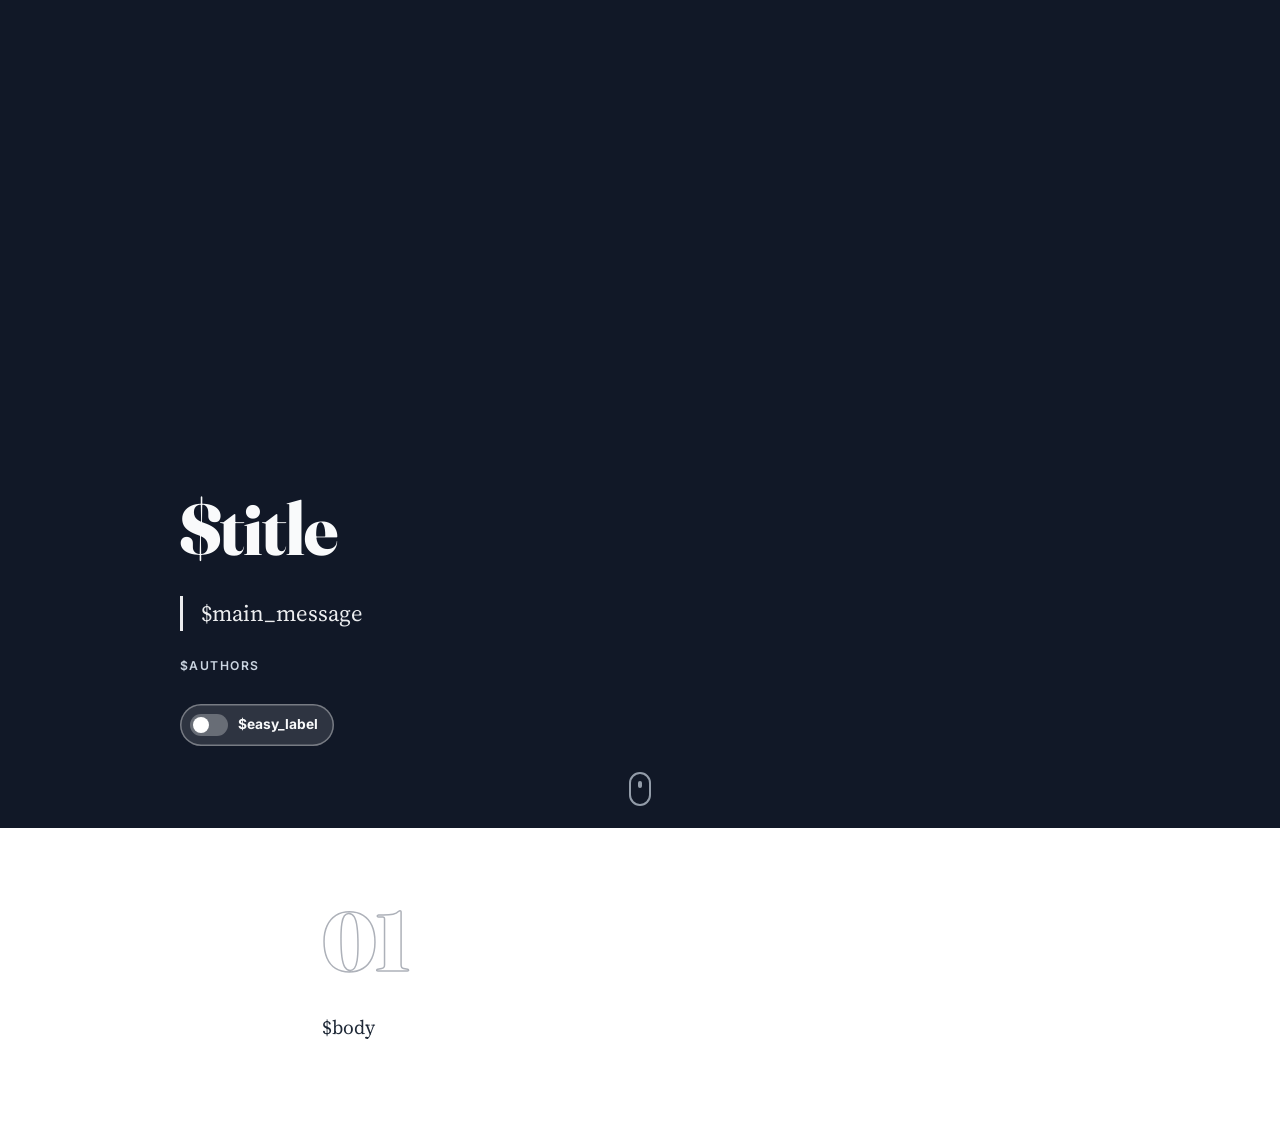
<file: archive/story/template.html>
<!doctype html>
<html lang="$lang" data-mode="full">
<head>
<meta charset="utf-8">
<meta name="viewport" content="width=device-width, initial-scale=1, viewport-fit=cover">
<title>$title</title>
<meta name="description" content="$main_message">
<meta name="theme-color" content="#1F2937">
<link rel="preconnect" href="https://fonts.googleapis.com">
<link rel="preconnect" href="https://fonts.gstatic.com" crossorigin>
<link rel="stylesheet" href="https://fonts.googleapis.com/css2?family=Fraunces:opsz,wght@9..144,600;9..144,800&family=Inter:wght@400;600;700&family=Nunito:wght@400;700;800&family=Source+Serif+4:ital,opsz,wght@0,8..60,400;0,8..60,600;1,8..60,400&display=swap">
<style>
/* =============================================================================
   Layout only. Every visible word comes from story/content.md (the group's text).
   Full mode colors follow storyboard §2 (ink #1F2937, grey #6B7280, gridlines #E5E7EB);
   orange stays reserved for "stronger quakes" inside the figures.
   "explain easier" mode swaps the page chrome to a pastel theme; the figures are unchanged PNGs.
   ============================================================================= */
:root {
  --bg: #FFFFFF; --ink: #1F2937; --muted: #6B7280; --rule: #E5E7EB; --panel: #F5F6F8; --card: #FFFFFF;
  --hero-bg: #111827; --hero-ink: #F9FAFB; --hero-muted: #CBD5E1; --ring: rgba(255, 255, 255, 0.16);
  --accent: #1F2937; --accent-ink: #FFFFFF; --shadow: 0 1px 2px rgba(17, 24, 39, 0.06), 0 12px 32px rgba(17, 24, 39, 0.08);
  --display: "Fraunces", "Iowan Old Style", Georgia, serif;
  --serif: "Source Serif 4", "Iowan Old Style", "Charter", Georgia, serif;
  --sans: "Inter", -apple-system, BlinkMacSystemFont, "Segoe UI", Roboto, Arial, sans-serif;
  --radius: 14px; --text: 680px; --wide: 920px;
}
html[data-mode="easy"] {
  --bg: #FFF6FA; --ink: #4A1D3F; --muted: #8E5A7E; --rule: #F7D6E7; --panel: #FFE9F3; --card: #FFFFFF;
  --hero-bg: linear-gradient(135deg, #FFD3E6 0%, #F5D0FE 55%, #E9D5FF 100%); --hero-ink: #4A1D3F; --hero-muted: #7A3E6A;
  --ring: rgba(236, 72, 153, 0.28); --accent: #EC4899; --accent-ink: #FFFFFF;
  --shadow: 0 2px 4px rgba(236, 72, 153, 0.10), 0 16px 36px rgba(168, 85, 247, 0.14);
  --display: "Nunito", ui-rounded, "SF Pro Rounded", system-ui, sans-serif;
  --serif: "Nunito", ui-rounded, system-ui, sans-serif;
  --sans: "Nunito", ui-rounded, system-ui, sans-serif;
  --radius: 24px;
}
* { box-sizing: border-box; }
html { scroll-behavior: smooth; }
body { margin: 0; background: var(--bg); color: var(--ink); font: 19.5px/1.75 var(--serif);
       -webkit-font-smoothing: antialiased; text-rendering: optimizeLegibility;
       transition: background-color 450ms ease, color 450ms ease; }
::selection { background: rgba(31, 41, 55, 0.15); }
html[data-mode="easy"] ::selection { background: rgba(236, 72, 153, 0.25); }

/* ---------- hero ---------- */
.hero { position: relative; min-height: 92vh; min-height: 92svh; display: flex; align-items: flex-end; overflow: hidden;
        background: var(--hero-bg); color: var(--hero-ink); padding: 0 24px 9vh; }
.hero-inner { position: relative; z-index: 2; width: 100%; max-width: var(--wide); margin: 0 auto; }
.hero h1 { font: 800 clamp(2.4rem, 6.2vw, 4.6rem)/1.04 var(--display); letter-spacing: -0.02em; margin: 0 0 28px; max-width: 15ch;
           font-variation-settings: "opsz" 144; }
.hero .main-message { font: 400 clamp(1.08rem, 1.9vw, 1.42rem)/1.55 var(--serif); color: var(--hero-ink); max-width: 46ch;
                      margin: 0 0 26px; padding-left: 18px; border-left: 3px solid currentColor; opacity: 0.94; }
.hero .byline { font: 600 0.76rem/1.4 var(--sans); letter-spacing: 0.12em; text-transform: uppercase; color: var(--hero-muted); margin: 0 0 30px; }
.rings { position: absolute; right: -14vmax; top: -10vmax; width: 70vmax; height: 70vmax; z-index: 1; pointer-events: none; }
.rings span { position: absolute; inset: 0; border-radius: 50%; border: 1.5px solid var(--ring); transform: scale(0.15); opacity: 0;
              animation: ripple 7.5s cubic-bezier(0.2, 0.6, 0.3, 1) infinite; }
.rings span:nth-child(2) { animation-delay: 1.9s; } .rings span:nth-child(3) { animation-delay: 3.8s; } .rings span:nth-child(4) { animation-delay: 5.7s; }
@keyframes ripple { 0% { transform: scale(0.15); opacity: 0; } 12% { opacity: 1; } 100% { transform: scale(1); opacity: 0; } }
.cue { position: absolute; left: 50%; bottom: 22px; z-index: 2; width: 22px; height: 34px; margin-left: -11px;
       border: 2px solid var(--hero-muted); border-radius: 12px; opacity: 0.7; }
.cue::after { content: ""; position: absolute; left: 50%; top: 7px; width: 4px; height: 7px; margin-left: -2px;
              border-radius: 2px; background: var(--hero-muted); animation: cue 1.8s ease-in-out infinite; }
@keyframes cue { 0%, 100% { transform: translateY(0); opacity: 1; } 60% { transform: translateY(10px); opacity: 0; } }

/* ---------- mode toggle ---------- */
.toggle { display: none; align-items: center; gap: 10px; border: 0; cursor: pointer; font: 700 0.86rem/1 var(--sans); white-space: nowrap; flex-shrink: 0;
          padding: 10px 16px 10px 10px; border-radius: 999px; background: rgba(255, 255, 255, 0.12); color: var(--hero-ink);
          box-shadow: inset 0 0 0 1.5px rgba(255, 255, 255, 0.35); transition: transform 160ms ease, background 300ms ease; }
html.js .toggle { display: inline-flex; }
.toggle:hover { transform: translateY(-1px); }
.toggle:focus-visible { outline: 3px solid var(--accent); outline-offset: 3px; }
.toggle .knob { position: relative; width: 38px; height: 22px; border-radius: 999px; background: rgba(255, 255, 255, 0.28); transition: background 300ms ease; }
.toggle .knob::after { content: ""; position: absolute; top: 3px; left: 3px; width: 16px; height: 16px; border-radius: 50%; background: #fff;
                       transition: transform 300ms cubic-bezier(0.3, 1.4, 0.5, 1); }
.toggle[aria-pressed="true"] .knob { background: var(--accent); }
.toggle[aria-pressed="true"] .knob::after { transform: translateX(16px); }
html[data-mode="easy"] .hero .toggle { background: rgba(255, 255, 255, 0.7); box-shadow: inset 0 0 0 1.5px rgba(236, 72, 153, 0.45); }
.topbar .toggle { color: var(--ink); background: var(--panel); box-shadow: inset 0 0 0 1px var(--rule); padding: 7px 12px 7px 7px; font-size: 0.78rem; }
.topbar .toggle .knob { background: var(--rule); width: 32px; height: 18px; }
.topbar .toggle .knob::after { width: 12px; height: 12px; }
.topbar .toggle[aria-pressed="true"] .knob { background: var(--accent); }
.topbar .toggle[aria-pressed="true"] .knob::after { transform: translateX(14px); }

/* ---------- top bar + progress ---------- */
.topbar { position: fixed; top: 0; left: 0; right: 0; z-index: 20; display: flex; align-items: center; justify-content: space-between; gap: 16px;
          padding: 10px 20px; background: color-mix(in srgb, var(--bg) 86%, transparent); backdrop-filter: saturate(1.4) blur(12px);
          -webkit-backdrop-filter: saturate(1.4) blur(12px); border-bottom: 1px solid var(--rule);
          transform: translateY(-110%); transition: transform 320ms ease, background 450ms ease; }
.topbar.show { transform: none; }
.topbar a.home { font: 700 0.92rem/1.25 var(--display); color: var(--ink); text-decoration: none; white-space: nowrap; overflow: hidden; text-overflow: ellipsis; }
.bar { position: absolute; left: 0; bottom: -1px; height: 3px; width: 0; background: var(--accent); transition: width 90ms linear; }

/* ---------- side navigation ---------- */
.dots { position: fixed; right: 18px; top: 50%; transform: translateY(-50%); z-index: 15; display: none; flex-direction: column; gap: 14px;
        opacity: 0; transition: opacity 300ms ease; }
.dots.show { opacity: 1; }
@media (min-width: 1100px) { html.js .dots { display: flex; } }
.dots a { position: relative; display: block; width: 11px; height: 11px; border-radius: 50%; background: var(--rule);
          box-shadow: inset 0 0 0 1.5px var(--muted); transition: transform 200ms ease, background 200ms ease; }
.dots a:hover, .dots a.active { background: var(--accent); box-shadow: none; transform: scale(1.35); }
.dots a::after { content: attr(data-label); position: absolute; right: 22px; top: 50%; transform: translateY(-50%); white-space: nowrap;
                 font: 600 0.72rem/1 var(--sans); color: var(--ink); background: var(--card); padding: 5px 8px; border-radius: 6px;
                 box-shadow: var(--shadow); opacity: 0; pointer-events: none; transition: opacity 160ms ease; }
.dots a:hover::after, .dots a:focus-visible::after { opacity: 1; }

/* ---------- article ---------- */
main { max-width: var(--text); margin: 0 auto; padding: 72px 22px 96px; counter-reset: chap 1; }
main::before { content: "01"; }
main::before, main > hr::before { display: block; font: 800 clamp(3.2rem, 8vw, 5.2rem)/1 var(--display); letter-spacing: -0.03em;
                                  color: transparent; -webkit-text-stroke: 1.5px var(--muted); margin: 0 0 28px; opacity: 0.55; }
main > hr { border: 0; margin: 4.2em 0 0; counter-increment: chap; }
main > hr::before { content: counter(chap, decimal-leading-zero); }
main > p { margin: 0 0 1.15em; }
main > p:first-of-type::first-letter { float: left; font: 800 3.7em/0.8 var(--display); padding: 0.07em 0.1em 0 0; }
main h2 { font: 800 1.6rem/1.2 var(--display); margin: 2.4em 0 0.6em; }
main h3 { font: 700 1.2rem/1.3 var(--display); margin: 2em 0 0.5em; }
main a { color: var(--ink); text-decoration-thickness: 1px; text-underline-offset: 3px; }
main ol, main ul { padding-left: 1.4em; }

/* figure cards (wider than the text column on desktop) */
figure { margin: 2.8em 0; background: var(--card); border-radius: var(--radius); box-shadow: var(--shadow); padding: 14px;
         transition: transform 260ms ease, box-shadow 260ms ease, border-radius 450ms ease; }
@media (min-width: 960px) { figure { margin-left: calc((var(--text) - var(--wide)) / 2); margin-right: calc((var(--text) - var(--wide)) / 2); padding: 18px; } }
figure:hover { transform: translateY(-3px); }
figure a { display: block; cursor: zoom-in; border-radius: calc(var(--radius) - 6px); overflow: hidden; }
figure img { display: block; width: 100%; height: auto; }
.fig-num { display: inline-block; font: 700 0.7rem/1 var(--sans); letter-spacing: 0.12em; text-transform: uppercase; color: var(--muted);
           background: var(--panel); padding: 6px 10px; border-radius: 999px; margin: 0 0 12px; }
.fig-title { font: 700 1.1rem/1.35 var(--sans); margin: 0 0 12px; }
figcaption { font: 0.88rem/1.5 var(--sans); color: var(--muted); margin-top: 10px; }

/* checklist box */
section.box { position: relative; background: var(--card); border-radius: var(--radius); box-shadow: var(--shadow);
              padding: 26px 28px 14px; margin: 2.8em 0; font: 1rem/1.62 var(--sans); border-top: 5px solid var(--ink); }
html[data-mode="easy"] section.box { border-top-color: var(--accent); }
section.box > p:first-child { font: 800 1.2rem/1.3 var(--display); margin: 0 0 14px; }
section.box ol { list-style: none; counter-reset: step; padding: 0; margin: 0; }
section.box li { counter-increment: step; position: relative; padding: 0 0 14px 44px; }
section.box li::before { content: counter(step); position: absolute; left: 0; top: -1px; width: 30px; height: 30px; border-radius: 50%;
                         background: var(--ink); color: var(--bg); font: 700 0.85rem/30px var(--sans); text-align: center; }
html[data-mode="easy"] section.box li::before { background: var(--accent); color: #fff; }

/* appendix */
section.sources, section.limitations { font: 0.86rem/1.62 var(--sans); margin: 2.4em 0; padding: 22px 24px; border-radius: var(--radius); background: var(--panel); }
section.sources { overflow-wrap: anywhere; }
section.sources ol { padding-left: 1.6em; }
section.discarded > p { font: 0.98rem/1.62 var(--sans); }
.table-wrap { overflow-x: auto; }
table { border-collapse: collapse; width: 100%; font: 0.82rem/1.5 var(--sans); }
th, td { text-align: left; vertical-align: top; padding: 9px 12px 9px 0; border-bottom: 1px solid var(--rule); }
th { border-bottom: 1.5px solid var(--ink); }

/* ---------- "explain easier" cards ---------- */
section.easy { display: none; }
html[data-mode="easy"] section.easy { display: block; position: relative; margin: 2.6em 0 -1em; padding: 26px 28px 26px 86px;
  border-radius: var(--radius); background: linear-gradient(135deg, #FFE1EF 0%, #F3E8FF 100%); box-shadow: var(--shadow);
  font: 800 clamp(1.18rem, 2.4vw, 1.45rem)/1.45 var(--display); color: var(--ink); }
html[data-mode="easy"] section.easy::before { content: ""; position: absolute; left: 24px; top: 26px; width: 40px; height: 40px; border-radius: 50%;
  background: radial-gradient(circle at 35% 35%, #fff 0 18%, transparent 19%), linear-gradient(135deg, #F472B6, #A855F7);
  box-shadow: 0 6px 14px rgba(236, 72, 153, 0.35); }
html[data-mode="easy"] section.easy p { margin: 0 0 0.5em; }
html[data-mode="easy"] section.easy p:last-child { margin-bottom: 0; }
html[data-mode="easy"] main > hr::before, html[data-mode="easy"] main::before { -webkit-text-stroke: 0; color: #F9A8D4; opacity: 1; }

/* ---------- ELI5 building blocks ("explain easier" only; words and numbers come from content.md) ---------- */
html[data-mode="easy"] section.eli5-wrap { padding: 28px 30px; margin: 1.4em 0 -0.6em; font: inherit; }
html[data-mode="easy"] section.eli5-wrap::before { display: none; }
.eli5-big { font: 800 clamp(3.2rem, 10vw, 5.4rem)/0.95 var(--display); letter-spacing: -0.02em; color: var(--ink); margin: 0 0 12px; }
.eli5-text { font: 700 clamp(1.05rem, 2.2vw, 1.25rem)/1.45 var(--display); color: var(--ink); margin: 16px 0 0; }
.eli5-row { display: grid; grid-template-columns: minmax(84px, 32%) 1fr auto; gap: 14px; align-items: center; margin: 0 0 14px; }
.eli5-label { font: 700 0.95rem/1.3 var(--sans); color: var(--ink); }
.eli5-track { height: 28px; background: rgba(255, 255, 255, 0.75); border-radius: 999px; overflow: hidden; box-shadow: inset 0 0 0 1px var(--rule); }
.eli5-bar { display: block; height: 100%; border-radius: 999px; transition: width 1100ms cubic-bezier(0.2, 0.7, 0.2, 1); }
.eli5-val { font: 800 1.25rem/1 var(--display); color: var(--ink); min-width: 3.5ch; text-align: right; }
.eli5-grid { display: grid; gap: 6px; max-width: 540px; }
.eli5-grid i { display: block; aspect-ratio: 1; border-radius: 50%; background: #B8BEC6;
               transition: transform 500ms cubic-bezier(0.3, 1.4, 0.5, 1); }
html.js section.eli5-wrap.reveal:not(.in) .eli5-bar { width: 0 !important; }
html.js section.eli5-wrap.reveal:not(.in) .eli5-grid i { transform: scale(0); }
@media (max-width: 600px) { .eli5-row { grid-template-columns: 1fr auto; } .eli5-track { grid-column: 1 / -1; grid-row: 2; height: 22px; } .eli5-grid { gap: 4px; } }

/* ---------- swap: in "explain easier" mode a chart with a block is replaced by it (docs/easy-version.md rule 1) ---------- */
.slot { scroll-margin-top: 76px; }
html[data-mode="easy"] figure.has-easy { display: none; }
html[data-mode="easy"] .slot section.eli5-wrap { margin: 2.6em 0; }
html[data-mode="easy"] .slot section.eli5-wrap .fig-num { background: rgba(255, 255, 255, 0.75); margin-bottom: 16px; }
.tone-small .eli5-val, .tone-small .eli5-label { color: #6B7280; }
.hero .easy-intro { display: none; }
html[data-mode="easy"] .hero .easy-intro { display: block; max-width: 52ch; margin: -6px 0 26px; padding: 16px 20px; border-radius: 18px;
  background: rgba(255, 255, 255, 0.72); box-shadow: 0 8px 24px rgba(168, 85, 247, 0.16); font: 700 clamp(1rem, 1.7vw, 1.15rem)/1.55 var(--sans); color: var(--ink); }

/* ---------- reveal on scroll ---------- */
html.js .reveal { opacity: 0; transform: translateY(22px); transition: opacity 700ms ease, transform 700ms cubic-bezier(0.2, 0.7, 0.2, 1); }
html.js .reveal.in { opacity: 1; transform: none; }
html.js main > hr.reveal::before { transform: translateX(-18px); transition: transform 900ms cubic-bezier(0.2, 0.7, 0.2, 1); }
html.js main > hr.reveal.in::before { transform: none; }

/* ---------- zoom ---------- */
.lb { position: fixed; inset: 0; z-index: 40; display: none; overflow: auto; -webkit-overflow-scrolling: touch;
      background: color-mix(in srgb, var(--bg) 94%, transparent); backdrop-filter: blur(6px); -webkit-backdrop-filter: blur(6px); cursor: zoom-out; }
.lb.open { display: block; }
.lb img { display: block; margin: 5vh auto; max-width: 94vw; max-height: 90vh; border-radius: 10px; box-shadow: var(--shadow); background: #fff; }
.lb button { position: fixed; top: 12px; right: 14px; width: 44px; height: 44px; border: 0; border-radius: 50%; background: var(--ink); color: var(--bg);
             font: 1.5rem/44px var(--sans); cursor: pointer; z-index: 41; }
@media (max-width: 700px) { .lb img { max-width: none; max-height: none; width: 1100px; margin: 66px 16px 24px; } }

/* ---------- small screens ---------- */
@media (max-width: 600px) {
  body { font-size: 17.5px; }
  .hero { min-height: 88vh; min-height: 88svh; padding: 0 18px 12vh; }
  .rings { right: -40vmax; top: -18vmax; width: 110vmax; height: 110vmax; }
  main { padding: 56px 18px 80px; }
  figure { padding: 10px; margin-left: -6px; margin-right: -6px; }
  html[data-mode="easy"] section.easy { padding: 76px 22px 22px; }
  html[data-mode="easy"] section.easy::before { left: 22px; top: 22px; }
  html[data-mode="easy"] section.eli5-wrap { padding: 22px; }
  .topbar { padding: 8px 14px; }
  .topbar a.home { font-size: 0.82rem; }
}

/* ---------- reduced motion ---------- */
@media (prefers-reduced-motion: reduce) {
  html { scroll-behavior: auto; }
  .rings span, .cue::after { animation: none; }
  .rings span:first-child { transform: scale(0.7); opacity: 1; }
  html.js .reveal, html.js main > hr.reveal::before { opacity: 1; transform: none; transition: none; }
  body, figure, .topbar, .toggle .knob::after { transition: none; }
  ::view-transition-old(root), ::view-transition-new(root) { animation: none; }
}

/* ---------- print ---------- */
@media print {
  .topbar, .dots, .lb, .cue, .rings, .toggle { display: none !important; }
  .hero { min-height: 0; background: none !important; color: #000; padding: 0 0 12pt; }
  .hero .main-message, .hero .byline { color: #000; }
  body { font-size: 11pt; background: #fff; color: #000; }
  main { padding: 0; max-width: none; }
  main::before, main > hr::before { font-size: 24pt; margin-bottom: 8pt; }
  figure { box-shadow: none; margin: 12pt 0 !important; padding: 0; break-inside: avoid; transform: none !important; }
  section.easy { display: none !important; }
  section.box, section.sources, section.limitations, table { break-inside: avoid; box-shadow: none; }
  html.js .reveal { opacity: 1 !important; transform: none !important; }
}
</style>
<script>
  // Set the mode before first paint: ?mode=easy / #easy or ?mode=full in the URL, else the reader's last choice.
  (function () {
    var root = document.documentElement, mode = "full";
    try {
      if (/[?&]mode=easy\b/.test(location.search) || location.hash === "#easy") mode = "easy";
      else if (/[?&]mode=full\b/.test(location.search)) mode = "full";
      else if (localStorage.getItem("story-mode") === "easy") mode = "easy";
    } catch (e) {}
    root.setAttribute("data-mode", mode);
    root.classList.add("js");
  })();
</script>
</head>
<body>
<div class="topbar" aria-hidden="true">
  <a class="home" href="#top" tabindex="-1">$title</a>
  <button class="toggle" type="button" aria-pressed="false" tabindex="-1"><span class="knob" aria-hidden="true"></span>$easy_label</button>
  <div class="bar"></div>
</div>
<nav class="dots" aria-label="$title"></nav>

<header class="hero" id="top">
  <div class="rings" aria-hidden="true"><span></span><span></span><span></span><span></span></div>
  <div class="hero-inner">
    <h1>$title</h1>
    <p class="main-message">$main_message</p>
    <p class="easy-intro">$easy_intro</p>
    <p class="byline">$authors</p>
    <button class="toggle" type="button" aria-pressed="false"><span class="knob" aria-hidden="true"></span>$easy_label</button>
  </div>
  <div class="cue" aria-hidden="true"></div>
</header>

<main id="story">
$body
</main>

<div class="lb" role="dialog" aria-modal="true" aria-label="$title">
  <button type="button" aria-label="&times;">&times;</button>
  <img alt="">
</div>

<script>
(function () {
  var root = document.documentElement;
  var reduce = window.matchMedia && window.matchMedia("(prefers-reduced-motion: reduce)").matches;

  /* ---- mode toggle ("explain easier") ---- */
  var toggles = document.querySelectorAll(".toggle");
  function sync() {
    var easy = root.getAttribute("data-mode") === "easy";
    toggles.forEach(function (b) { b.setAttribute("aria-pressed", easy ? "true" : "false"); });
    var meta = document.querySelector('meta[name="theme-color"]');
    if (meta) meta.setAttribute("content", easy ? "#FFD3E6" : "#1F2937");
  }
  function setMode(mode) {
    var apply = function () { root.setAttribute("data-mode", mode); sync(); };
    if (document.startViewTransition && !reduce) document.startViewTransition(apply); else apply();
    try { localStorage.setItem("story-mode", mode); } catch (e) {}
  }
  toggles.forEach(function (b) {
    b.addEventListener("click", function () { setMode(root.getAttribute("data-mode") === "easy" ? "full" : "easy"); });
  });
  sync();

  /* ---- top bar, progress, side dots ---- */
  var hero = document.querySelector(".hero"), topbar = document.querySelector(".topbar"), bar = topbar.querySelector(".bar");
  var dotsNav = document.querySelector(".dots"), figs = Array.prototype.slice.call(document.querySelectorAll("main .slot[id]"));
  figs.forEach(function (f) {
    var a = document.createElement("a");
    a.href = "#" + f.id; a.setAttribute("data-label", f.getAttribute("data-label") || "");
    a.setAttribute("aria-label", f.getAttribute("data-label") || f.id);
    dotsNav.appendChild(a);
  });
  var dotLinks = dotsNav.querySelectorAll("a");
  function onScroll() {
    var h = root.scrollHeight - root.clientHeight, y = window.scrollY || root.scrollTop;
    bar.style.width = (h > 0 ? y / h * 100 : 0) + "%";
    var past = y > hero.offsetHeight - 80;
    topbar.classList.toggle("show", past);
    topbar.setAttribute("aria-hidden", past ? "false" : "true");
    topbar.querySelectorAll("a, button").forEach(function (el) { el.tabIndex = past ? 0 : -1; });
    dotsNav.classList.toggle("show", past);
    var mid = window.innerHeight * 0.45, active = -1;
    figs.forEach(function (f, i) { if (f.getBoundingClientRect().top < mid) active = i; });
    dotLinks.forEach(function (d, i) { d.classList.toggle("active", i === active); });
  }
  document.addEventListener("scroll", onScroll, { passive: true });
  window.addEventListener("resize", onScroll);
  onScroll();

  /* ---- reveal on scroll ---- */
  var items = document.querySelectorAll("main figure, main section, main > hr");
  if ("IntersectionObserver" in window && !reduce) {
    var io = new IntersectionObserver(function (entries) {
      entries.forEach(function (e) { if (e.isIntersecting) { e.target.classList.add("in"); io.unobserve(e.target); } });
    }, { rootMargin: "0px 0px -10% 0px" });
    items.forEach(function (el) { el.classList.add("reveal"); io.observe(el); });
  }

  /* ---- zoom with a fly-in from the card ---- */
  var lb = document.querySelector(".lb"), lbImg = lb.querySelector("img"), lbBtn = lb.querySelector("button"), last = null;
  function open(a) {
    var img = a.querySelector("img"), from = img.getBoundingClientRect();
    lbImg.src = a.getAttribute("href"); lbImg.alt = img.alt;
    lb.classList.add("open"); document.body.style.overflow = "hidden"; lb.scrollTop = 0; lb.scrollLeft = 0; last = a;
    if (!reduce && lbImg.animate) {
      var to = lbImg.getBoundingClientRect();
      if (to.width > 0) {
        var s = from.width / to.width;
        lbImg.animate([
          { transform: "translate(" + (from.left - to.left) + "px," + (from.top - to.top) + "px) scale(" + s + ")", transformOrigin: "0 0" },
          { transform: "none", transformOrigin: "0 0" }
        ], { duration: 380, easing: "cubic-bezier(0.2, 0.7, 0.2, 1)" });
      }
    }
    lbBtn.focus();
  }
  function close() { lb.classList.remove("open"); document.body.style.overflow = ""; if (last) last.focus(); }
  document.querySelectorAll("main figure a").forEach(function (a) {
    a.addEventListener("click", function (ev) { ev.preventDefault(); open(a); });
  });
  lb.addEventListener("click", function (ev) { if (ev.target === lb || ev.target === lbBtn || window.innerWidth > 700) close(); });
  document.addEventListener("keydown", function (ev) { if (ev.key === "Escape" && lb.classList.contains("open")) close(); });
})();
</script>
</body>
</html>
</file>
